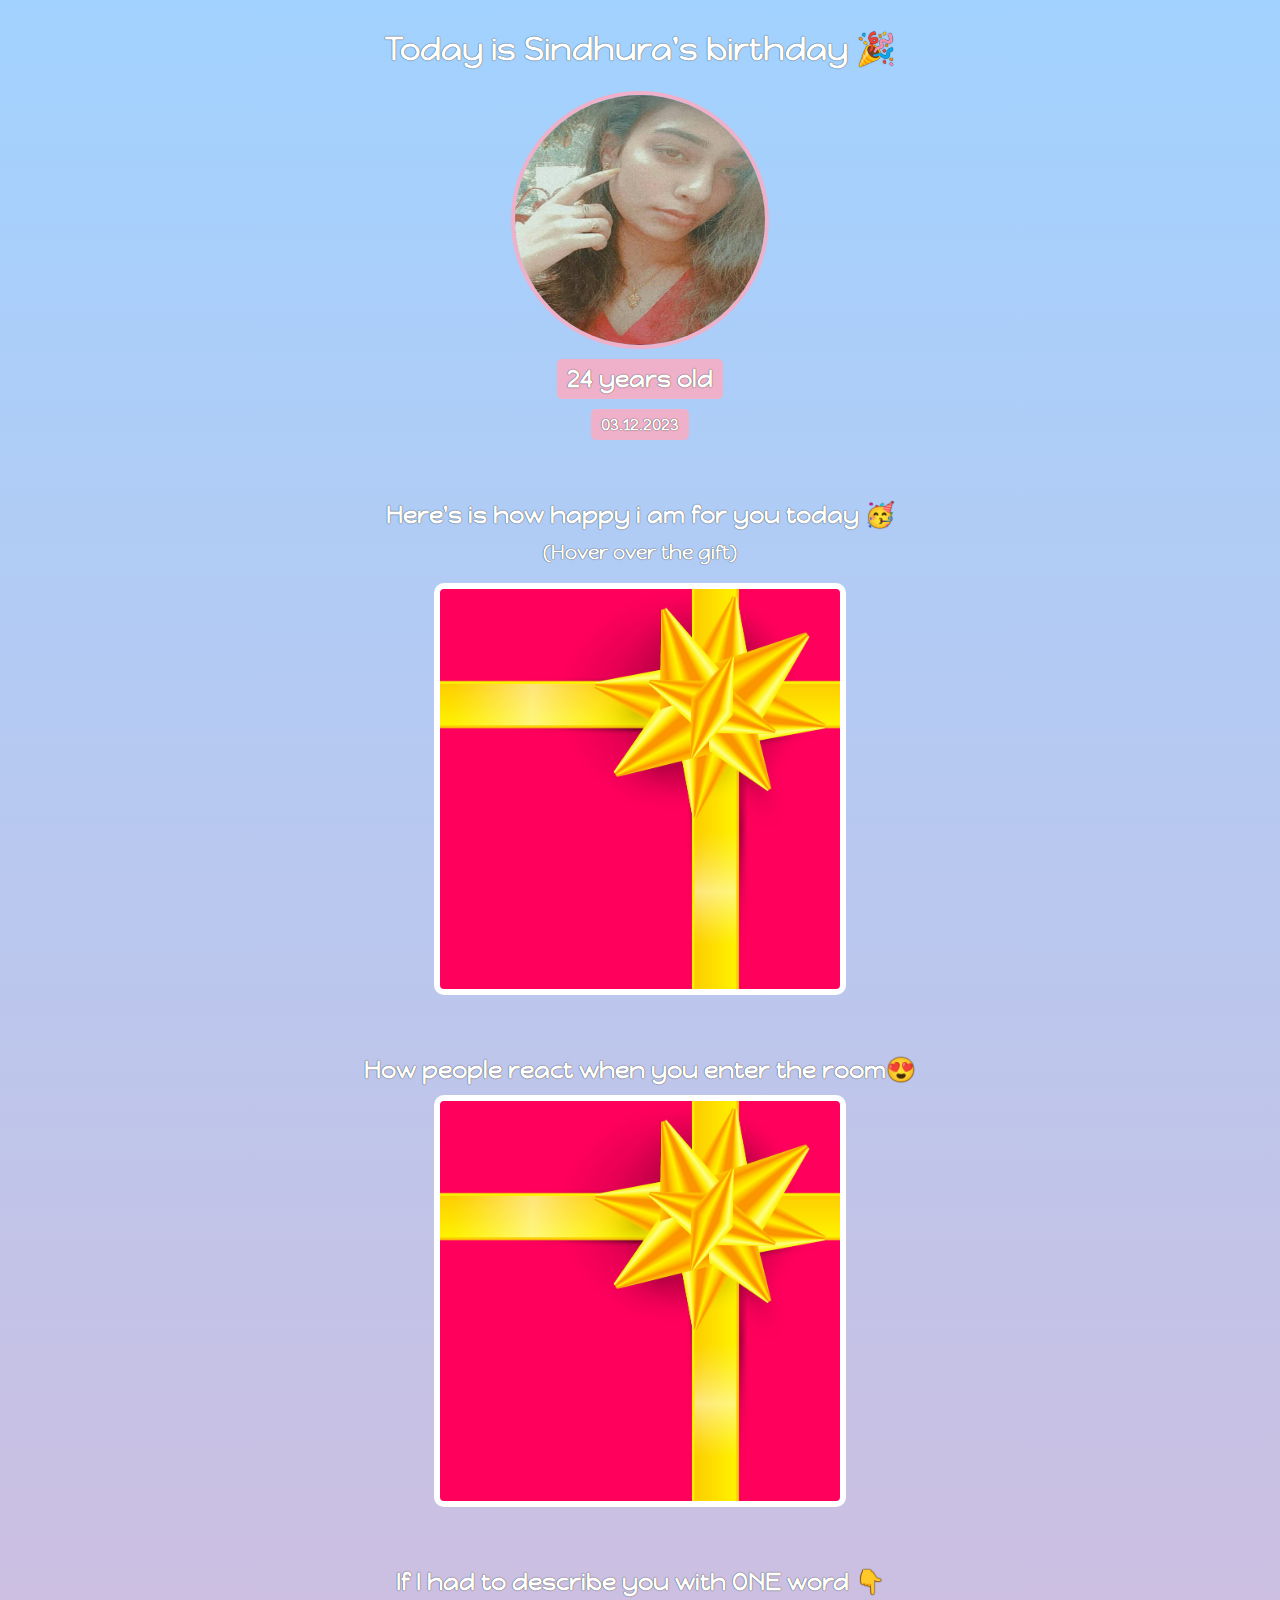
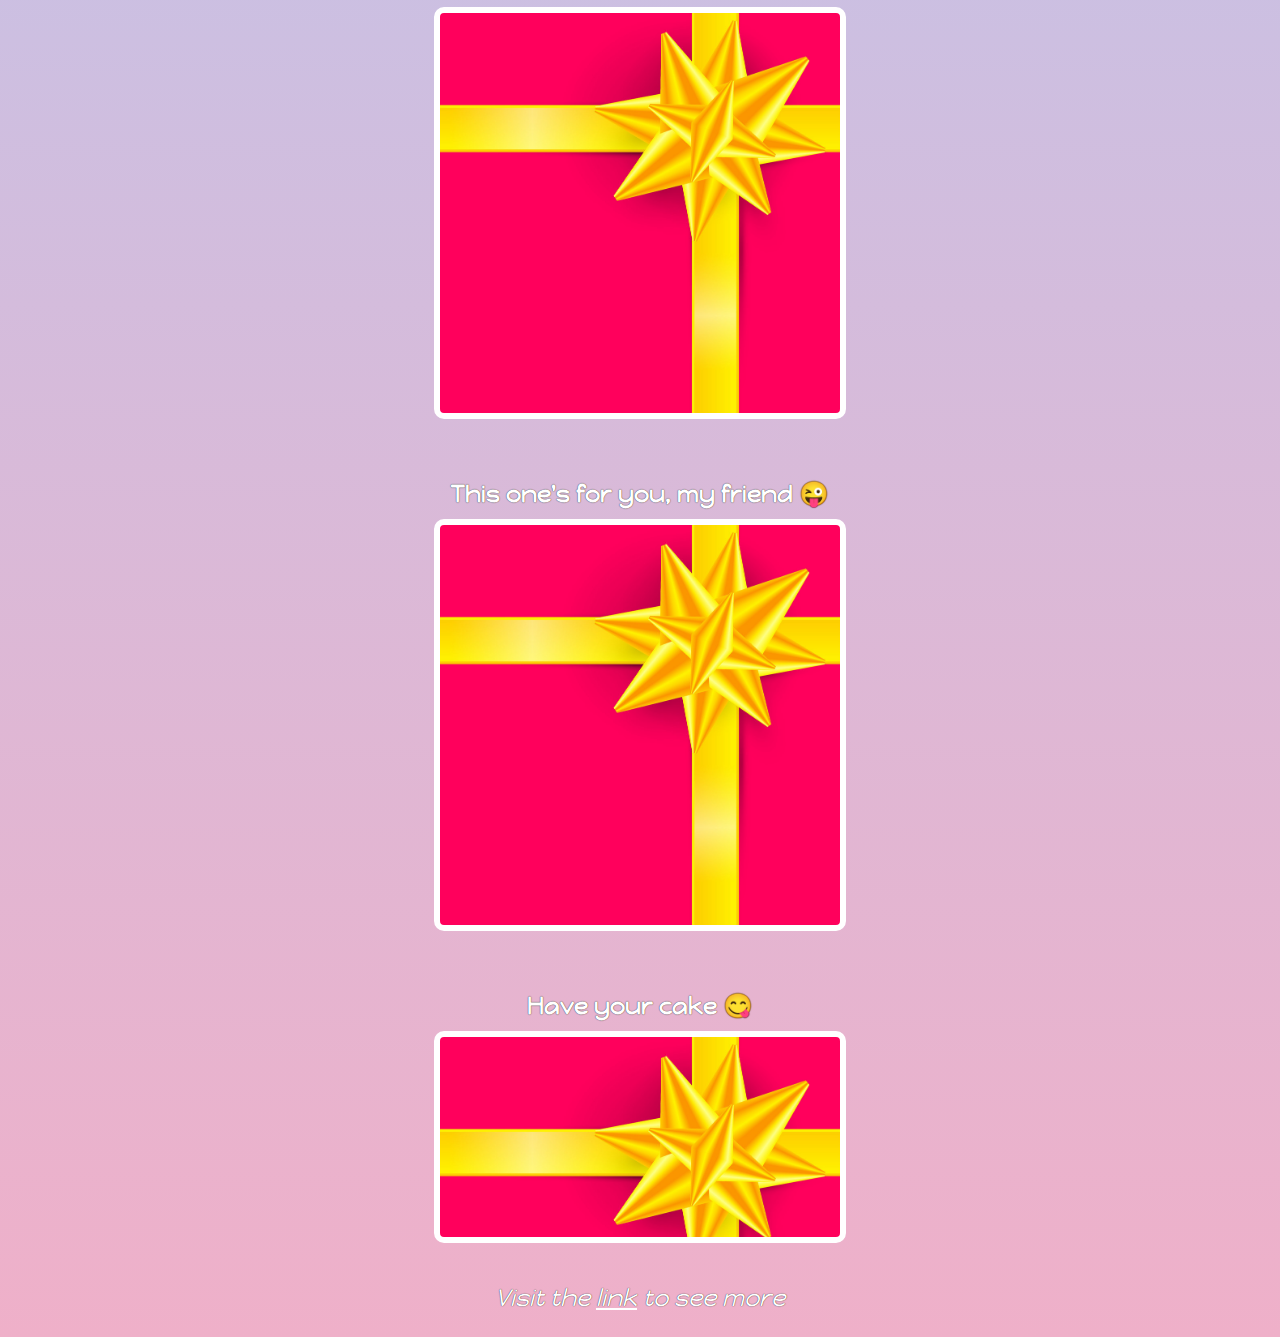
<file: index.html>
<!DOCTYPE html>
<html lang="en">
<head>
    <meta charset="UTF-8">
    <meta name="viewport" content="width=device-width, initial-scale=1.0">
    <title>Birthday Gift</title>
    <link rel="stylesheet" type="text/css" href="styles.css">
    <link rel="preconnect" href="https://fonts.googleapis.com">
    <link rel="preconnect" href="https://fonts.gstatic.com" crossorigin>
    <link href="https://fonts.googleapis.com/css2?family=Happy+Monkey&display=swap" rel="stylesheet">
</head>
<body>
    <div class="header">
        <h1>Today is Sindhura's birthday 🎉</h1>
        <img id="bff-img" src="images/Sindhura.jpg" alt="Sindhu">
        <h2 id="bday-age">24 years old</h2>
        <h4 id="bday-date">03.12.2023</h4>
    </div>
    <div class="gift-section">
         <h2 class="gift-title">Here's is how happy i am for you  today 🥳</h2>
         <h3 class="gift-hint">(Hover over the gift)</h3>
         
         <div class="gift-img" id="gift1"></div>

         <h2 class="gift-title">How people react when you enter the room😍</h2>
         <div class="gift-img"id=gift2></div>

         <h2 class="gift-title">If I had to describe you with ONE word 👇</h2>
         <div class="gift-img" id="gift3"></div>

         <h2 class="gift-title">This one's for you, my friend  😜 </h2>
         <div class="gift-img" id="gift4"></div>
         
         <h2 class="gift-title">Have your cake 😋</h2>
         <div  class="gift-img" id="gift5"></div>
        
    <div class="footer-section">
         <p id="footer">Visit the <a href="blog.html" target="_blank">link</a> to see more </p>
    </div>    
         
    </div>
</body>
</html>
</file>
<file: styles.css>
body{
    text-align: center;
    font-family: 'Happy Monkey', cursive;
    background:linear-gradient(#a2d2ff,#EFB0C9);
    color:#ffffff; 
    
}

#bff-img {
    width: 250px;
    height:250px;
    border-radius:50%;
    border:4px solid #EFB0C9;
}

h1,h2,h3,h4,p {
    text-shadow: 0px 0px 1px black;
}

#bday-age {
    background: #EFB0C9;
    padding: 5px 10px;
    border-radius: 5px;
    margin:10px 0px 10px 0px;
}

#bday-date {
    background: #EFB0C9;
    padding: 5px 10px;
    border-radius: 5px;
    margin:0px;
}

.header {
    display:flex;
    flex-direction : column;
    align-items: center;
}
.gift-title {
    margin-top:60px;
    margin-bottom:10px;
}
.gift-hint{
    margin-top:0px;
}
.gift-img{
    background-image:url("images/gift-cover.jpg");
    background-size:cover;
    border:6px solid white;
    border-radius:10px;
    width:400px;
    height:400px;
    margin:auto;

}
#gift1:hover {
    background-image: url("images/happy2.gif");
}
#gift2:hover{
    background-image:url("images/hot.gif");
}
#gift3:hover{
    background-image:url("images/beautiful.gif");
}
#gift4:hover{
    background-image:url("images/BTS.gif");
}
#gift5:hover{
    background-image:url("images/fun.gif");
}

#gift5 {
    height:200px;
}
 #footer {
    font-style: italic;
    font-size: x-large;
    margin-top:40px;
    
 }

 a{
    color:white;
 }
</file>
